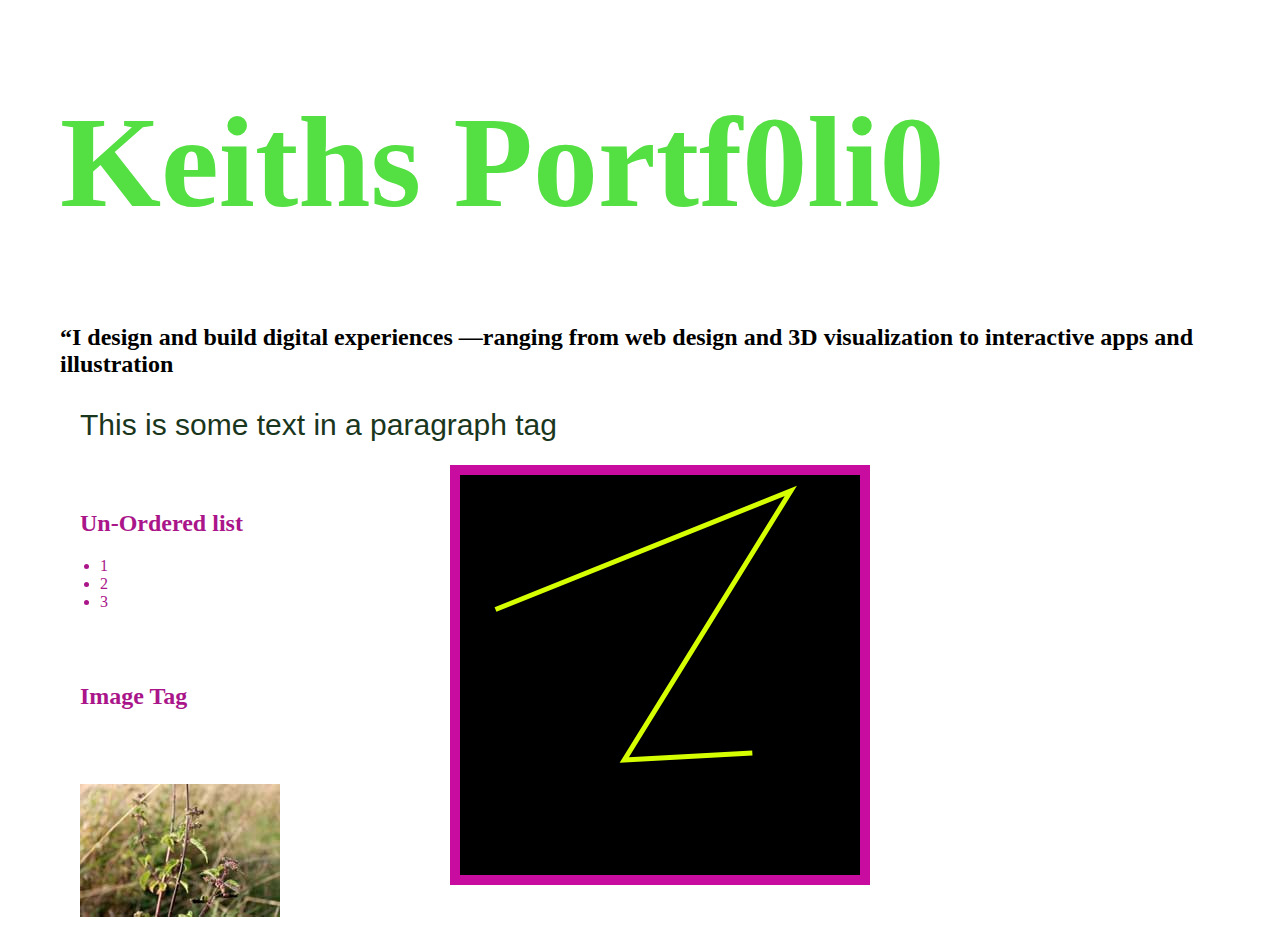
<file: New folder/index.html>
<!DOCTYPE html>
<html lang="en">
  <head>
    <title>TestingPortfolioIdeas</title>
    <link rel="stylesheet" href="style.css" />
  </head>

  <body>
         
    <h1>Keiths Portf0li0</h1>

    <h2>“I design and build digital experiences
      —ranging from web design and 3D visualization to
       interactive apps and illustration
    </h2>

    <canvas id="canvas1"></canvas>

    <script src="scriptRandomLines1.js"></script>

    <div id="belowTheHeader">
   

      <p id="paragraph">This is some text in a paragraph tag</p>

      <br>

          <h2>Un-Ordered list</h2>

          <ul>
              <li>1</li>
              <li>2</li>
              <li>3</li>
          </ul>
      
          <br><br>

          <h2>Image Tag</h2>

          <br><br><br>

          <img src="smallPhoto.jpg"></img>
  </div>
  
   

    <script></script>
  </body>
</html>
</file>
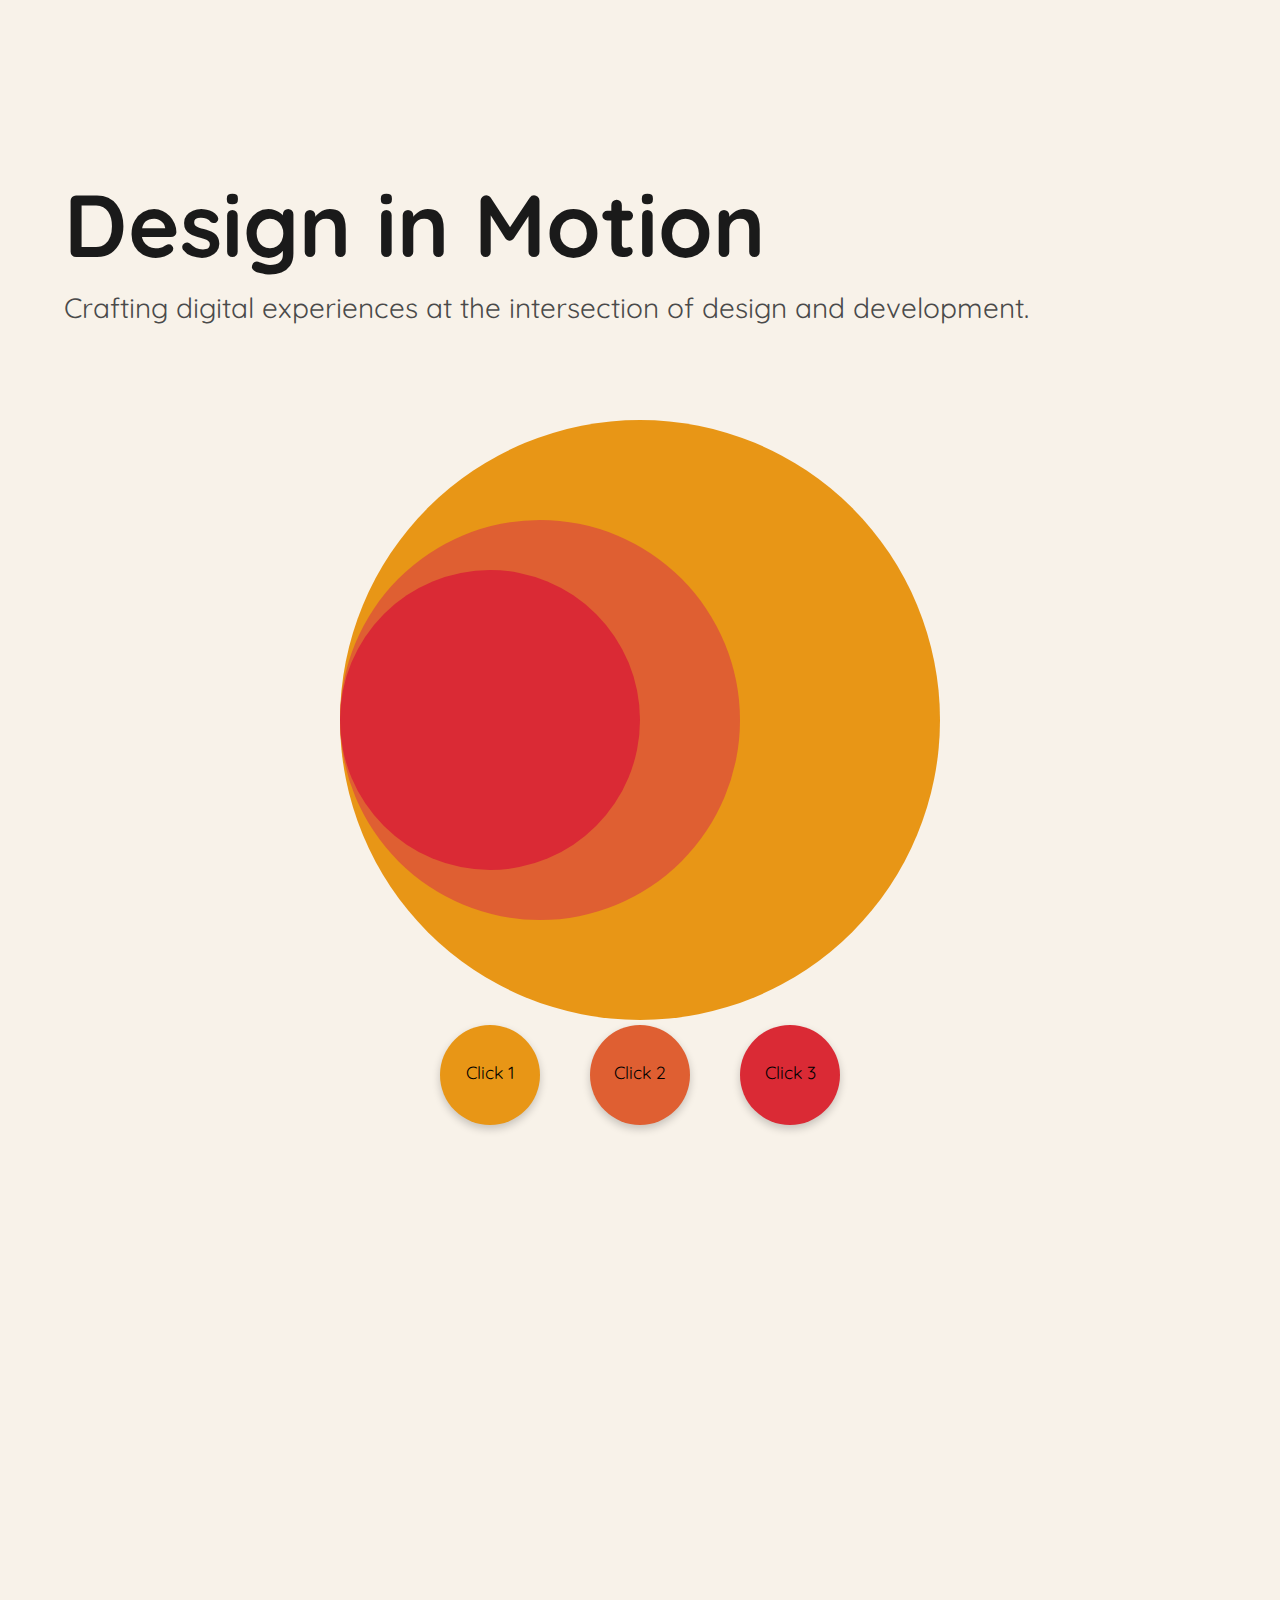
<file: indexPortfoli.html>
<!DOCTYPE html>
<html lang="en">
  <head>
    <meta charset="UTF-8" />
    <meta name="viewport" content="width=device-width, initial-scale=1.0" />
    <title>Design Portfolio - Final</title>

    <link rel="preconnect" href="https://fonts.googleapis.com" />
    <link rel="preconnect" href="https://fonts.gstatic.com" crossorigin />
    <link
      href="https://fonts.googleapis.com/css2?family=Quicksand:wght@300..700&display=swap"
      rel="stylesheet"
    />

    <link rel="stylesheet" href="styles.css" />

    <script src="https://cdn.jsdelivr.net/npm/gsap@3.12.5/dist/gsap.min.js"></script>
  </head>
  <body>
    <section class="op-art-section">
      <div id="opArtContainer"></div>
    </section>

    <div class="main-content-wrapper">
      <div class="hero-and-graphic-container">
        <div class="hero-section">
          <h1 class="hero-heading">Design in Motion</h1>
          <p class="hero-subtitle">
            Crafting digital experiences at the intersection of design and
            development.
          </p>
        </div>

        <div class="graphic-wrapper">
          <svg
            width="263"
            height="238"
            viewBox="0 0 263 238"
            fill="none"
            xmlns="http://www.w3.org/2000/svg"
          >
            ...
          </svg>
        </div>
      </div>

      <div class="circles-and-buttons-container">
        <div class="circles-container" id="circleId">
          <div class="rotation-spin-layer">
            <svg
              class="circle-1"
              width="600"
              height="600"
              viewBox="0 0 600 600"
            ></svg>
            <svg
              class="circle-2"
              width="400"
              height="400"
              viewBox="0 0 400 400"
            ></svg>
            <svg
              class="circle-3"
              width="300"
              height="300"
              viewBox="0 0 300 300"
            ></svg>
          </div>
        </div>

        <div class="bottom-buttons-wrapper">
          <svg class="circle-button1">
            <text
              x="50%"
              y="50%"
              dominant-baseline="middle"
              text-anchor="middle"
            >
              Click 1
            </text>
          </svg>
          <svg class="circle-button2">
            <text
              x="50%"
              y="50%"
              dominant-baseline="middle"
              text-anchor="middle"
            >
              Click 2
            </text>
          </svg>
          <svg class="circle-button3">
            <text
              x="50%"
              y="50%"
              dominant-baseline="middle"
              text-anchor="middle"
            >
              Click 3
            </text>
          </svg>
        </div>
      </div>
    </div>

    <div style="height: 100vh"></div>

    <script src="appPortfolio.js"></script>
  </body>
</html>
</file>
<file: New folder/style.css>
*{
    margin-top: 20;
    margin-left: 20px;
    padding: 0;
    box-sizing: border-box;
}

h1{

    font-family: Georgia "Times New Roman", serif;
    font-size: 130px;
    color: rgb(84, 223, 66);

}

#belowTheHeader{

   color:rgb(170, 22, 138);
}

#paragraph{
    
    font-family: Arial, Helvetica, sans-serif;
    font-size: 30px;
    color: rgb(26, 54, 28);

}

canvas{

    border: 10px solid rgb(201, 12, 160);
    position: absolute;

    top: 75%;
    left: 50%;
    transform: translate(-50%, -50%);

}
</file>
<file: styles.css>
/* --- GLOBAL RESET & TYPOGRAPHY --- */
body {
    margin: 0;
    padding: 0;
    font-family: 'Quicksand', sans-serif; 
    background-color: #f8f2e9; 
    color: #1a1a1a;
}

h1, p {
    margin: 0;
}

/* --- OP ART SECTION (Fixed Background) --- */
/* .op-art-section {
    position: fixed; 
    top: 0; left: 0;
    width: 100vw; height: 100vh;
    z-index: -1; 
    background-color: transparent; 
}

.op-line {
    stroke: black; 
    stroke-width: 10px; 
    stroke-linecap: butt; 
} */

/* --- MAIN SCROLLING CONTENT WRAPPER --- */
.main-content-wrapper {
    position: relative; 
    /* Reduced min-height to pull the next section up */
    min-height: 150vh; 
    padding: 10vh 5%;
    z-index: 2; 
}

/* --- HERO TEXT AND STATIC GRAPHIC --- */
.hero-and-graphic-container {
    position: relative;
    /* Reduced min-height to pull the next section up */
    min-height: 50vh;
}

.hero-section {
    position: absolute;
    top: 10vh;
    left: 0;
    z-index: 5;
}

.hero-heading {
    font-size: 5.5rem; 
    font-weight: 700; 
    line-height: 1; 
    margin-bottom: 20px; 
    white-space: nowrap; 
}

.hero-subtitle {
    font-size: 1.75rem; 
    font-weight: 400; 
    line-height: 1.4;
    white-space: nowrap; 
    max-width: none; 
    color: #4a4a4a; 
}

.graphic-wrapper {
    position: absolute;
    top: 10%;
    right: 5%; 
    z-index: 4;
}

/* ------------------------------------------------------------------ */
/* --- SCROLLABLE CIRCLES AND BUTTONS CONTAINER --- */
.circles-and-buttons-container {
    /* Now uses flexbox for flow and centering */
    display: flex;
    flex-direction: column; 
    align-items: center; 
    justify-content: center;
    position: relative; 
    min-height: 100vh; 
    pointer-events: none; 
    /* CRITICAL FIX: Pulls the section up to overlap the hero area */
    margin-top: -30vh; 
}

/* --- CIRCLES CONTAINER (The stack position) --- */
.circles-container {
    position: relative; 
    width: 600px; 
    height: 600px; 
    pointer-events: all; 
    margin-top: 0; /* Remove top margin, rely on container margin */
}

/* --- ROTATION LAYER --- */
.rotation-spin-layer {
    position: relative; 
    width: 100%;       
    height: 100%;      
    transform-origin: 50% 50%;
}

/* --- LARGE CIRCLE STYLES (Your specific colors) --- */
.circle-1, .circle-2, .circle-3 {
    position: absolute;
    border-radius: 50%;
    width: 100%;
    height: 100%;
    opacity: 1; 
}

.circle-1 { 
    width: 600px; 
    height: 600px; 
    background-color: rgb(232, 150, 22); /* Orange */
    transform: translate(0px, 0px); 
}

.circle-2 { 
    width: 400px; 
    height: 400px; 
    background-color: rgb(223, 95, 50); /* Salmon */
    transform: translate(0px,100px); 
}


.circle-3 { 
    width: 300px; 
    height: 300px; 
    background-color: rgb(218, 42, 53); /* Red */
    transform: translate(0px,150px); 
}

/* --- BOTTOM BUTTONS WRAPPER (Sits below circles in the flow) --- */
.bottom-buttons-wrapper {
    position: absolute; 
    bottom: 5%; 
    width: 400px; 
    display: flex;
    justify-content: space-between; 
    align-items: center;
    z-index: 10;
    pointer-events: all; 
}

/* --- BUTTON BASE/COLOR STYLES --- */
.circle-button1, .circle-button2, .circle-button3 {
    width: 100px; 
    height: 100px; 
    border-radius: 50%; 
    color: white; 
    cursor: pointer;
    box-shadow: 0 4px 8px rgba(0, 0, 0, 0.2); 
    margin: 0; 
    display: flex; 
    justify-content: center; 
    align-items: center; 
    font-size: 1.1rem;
}

.circle-button1 { background-color: rgb(232, 150, 22); }
.circle-button2 { background-color: rgb(223, 95, 50); }
.circle-button3 { background-color: rgb(218, 42, 53); }
</file>
